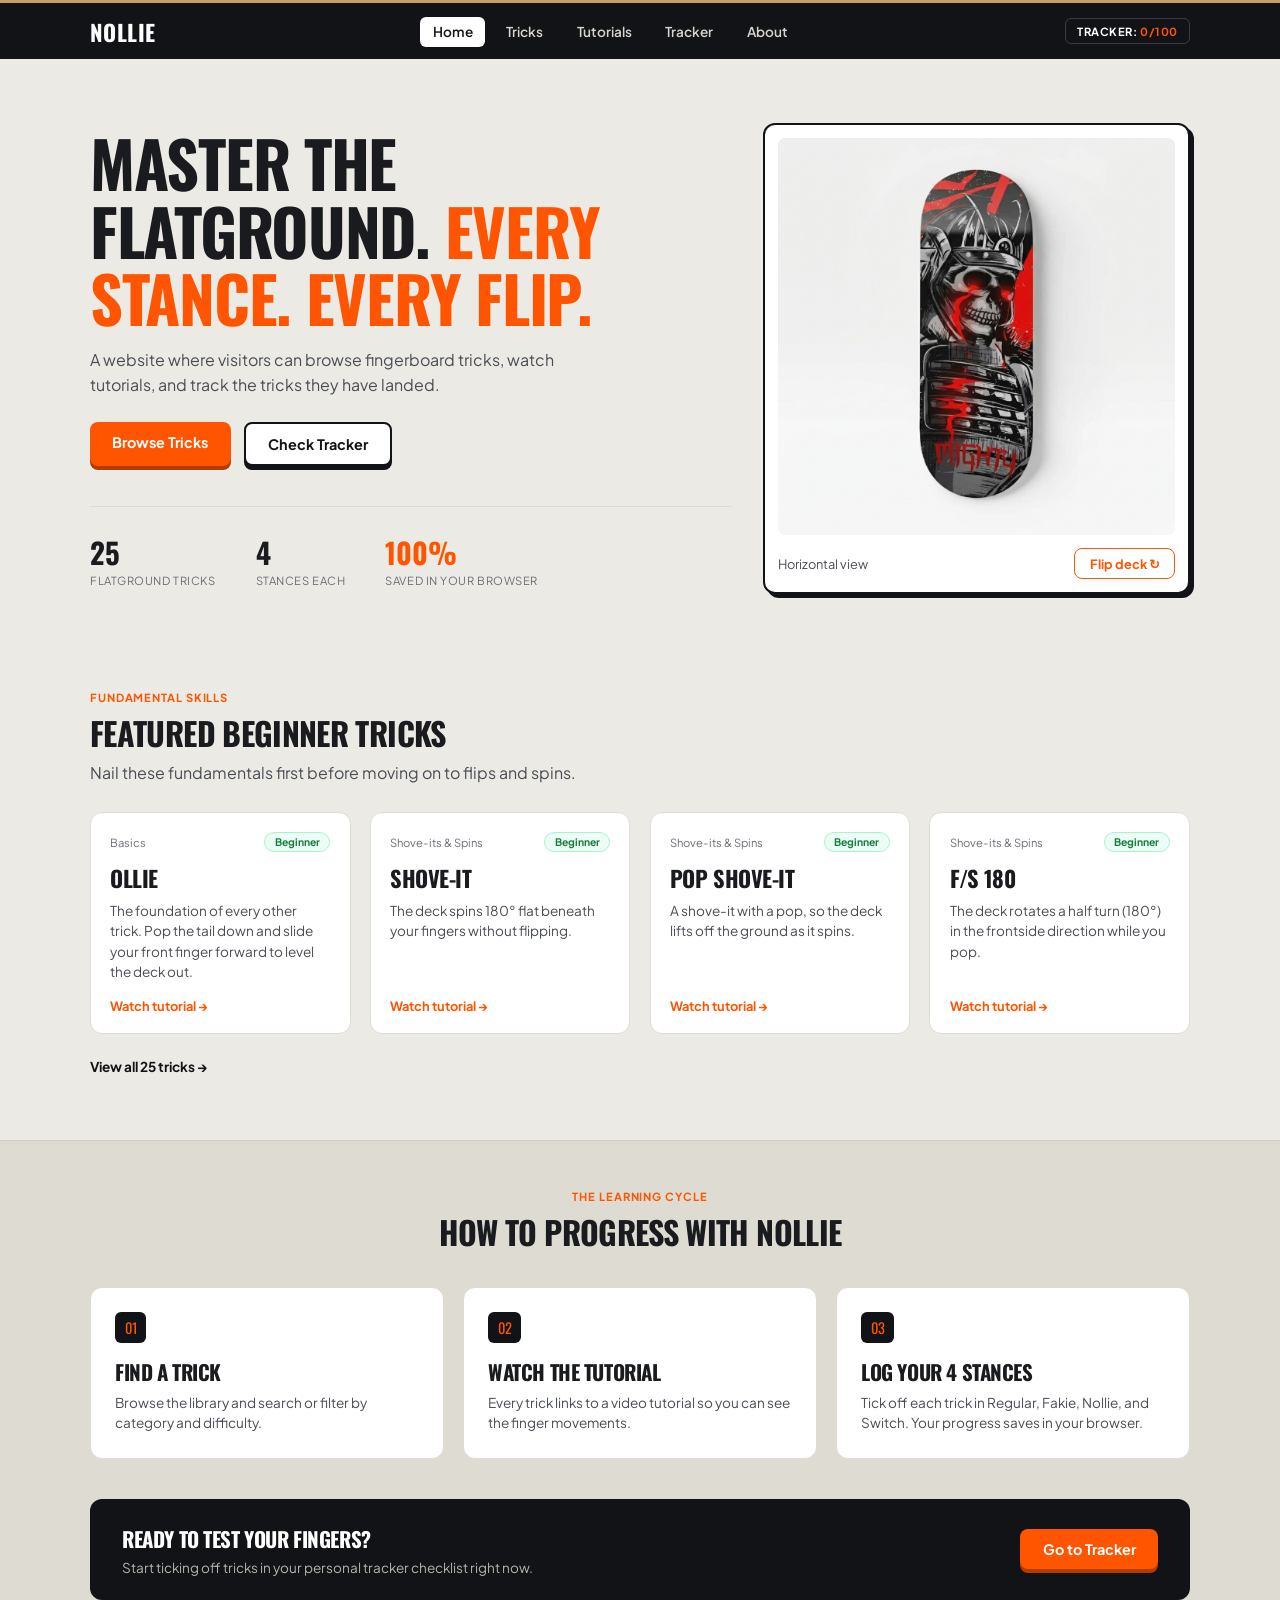
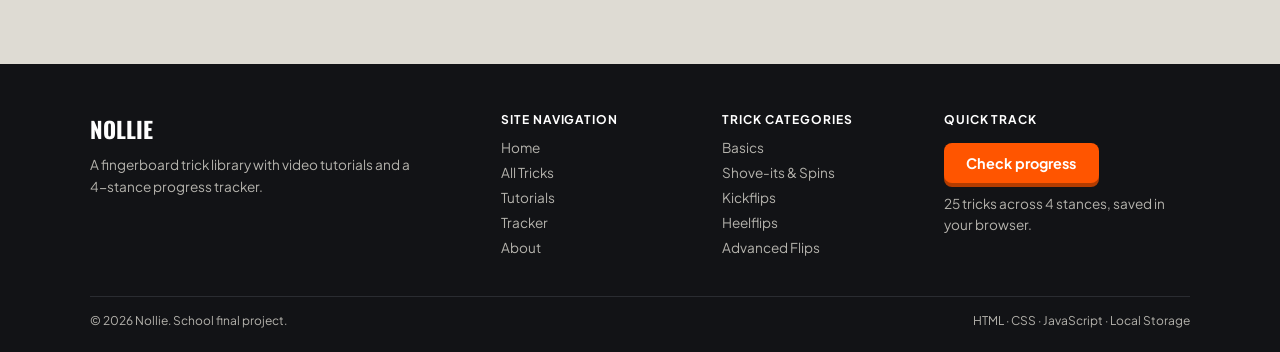
<file: index.html>
<!DOCTYPE html>
<html lang="en">
<head>
  <meta charset="UTF-8">
  <meta name="viewport" content="width=device-width, initial-scale=1">
  <title>Nollie</title>
  <link rel="preconnect" href="https://fonts.googleapis.com">
  <link href="https://fonts.googleapis.com/css2?family=Oswald:wght@500;600;700&family=Plus+Jakarta+Sans:ital,wght@0,400;0,500;0,600;0,700;1,400&display=swap" rel="stylesheet">
  <link rel="stylesheet" href="css/style.css">
</head>
<body>
  <header class="site-header">
  <nav class="navbar">
    <a href="index.html" class="logo">NOLLIE</a>

    <ul class="nav-links">
      <li><a href="index.html" class="active">Home</a></li>
      <li><a href="tricks.html">Tricks</a></li>
      <li><a href="tutorials.html">Tutorials</a></li>
      <li><a href="tracker.html">Tracker</a></li>
      <li><a href="about.html">About</a></li>
    </ul>

    <a href="tracker.html" class="tracker-counter">TRACKER: <span id="tracker-count">0/100</span></a>
    <button type="button" class="menu-btn" id="nav-toggle" aria-label="Toggle menu" aria-expanded="false">☰</button>
  </nav>
</header>
  <main>
  <section class="hero">
    <div class="container hero-grid">
      <div class="hero-text">
        <h1>Master the flatground. <span>Every stance. Every flip.</span></h1>
        <p>A website where visitors can browse fingerboard tricks, watch tutorials, and track the tricks they have landed.</p>

        <div class="hero-buttons">
          <a href="tricks.html" class="btn btn-primary">Browse Tricks</a>
          <a href="tracker.html" class="btn btn-secondary">Check Tracker</a>
        </div>

        <div class="hero-stats">
          <div>
            <div class="stat-number">25</div>
            <div class="stat-label">Flatground tricks</div>
          </div>
          <div>
            <div class="stat-number">4</div>
            <div class="stat-label">Stances each</div>
          </div>
          <div>
            <div class="stat-number orange">100%</div>
            <div class="stat-label">Saved in your browser</div>
          </div>
        </div>
      </div>

      <div class="deck-card">
        <div class="deck-stage">
          <img id="deck-image" src="Vertical Deck.jpg" alt="Fingerboard deck with a samurai skull design, shown horizontally">
        </div>
        <div class="deck-footer">
          <span id="deck-caption">Horizontal view</span>
          <button type="button" class="flip-btn" id="flip-btn">Flip deck ↻</button>
        </div>
      </div>
    </div>
  </section>

  <!--Featured Tricks-->
    <section class="featured">
    <div class="container">
      <p class="section-label">Fundamental skills</p>
      <h2>Featured Beginner Tricks</h2>
      <p class="section-intro">Nail these fundamentals first before moving on to flips and spins.</p>

      <div class="card-grid">
        <article class="trick-card">
          <div class="card-top">
            <span class="card-category">Basics</span>
            <span class="badge badge-beginner">Beginner</span>
          </div>
          <h3>Ollie</h3>
          <p>The foundation of every other trick. Pop the tail down and slide your front finger forward to level the deck out.</p>
          <a href="https://youtu.be/D9CwvHziZyY" target="_blank" rel="noopener" class="card-link">Watch tutorial →</a>
        </article>

        <article class="trick-card">
          <div class="card-top">
            <span class="card-category">Shove-its &amp; Spins</span>
            <span class="badge badge-beginner">Beginner</span>
          </div>
          <h3>Shove-it</h3>
          <p>The deck spins 180° flat beneath your fingers without flipping.</p>
          <a href="https://www.youtube.com/watch?v=1VCVqPQH1pc" target="_blank" rel="noopener" class="card-link">Watch tutorial →</a>
        </article>

        <article class="trick-card">
          <div class="card-top">
            <span class="card-category">Shove-its &amp; Spins</span>
            <span class="badge badge-beginner">Beginner</span>
          </div>
          <h3>Pop Shove-it</h3>
          <p>A shove-it with a pop, so the deck lifts off the ground as it spins.</p>
          <a href="https://www.youtube.com/watch?v=1VCVqPQH1pc" target="_blank" rel="noopener" class="card-link">Watch tutorial →</a>
        </article>

        <article class="trick-card">
          <div class="card-top">
            <span class="card-category">Shove-its &amp; Spins</span>
            <span class="badge badge-beginner">Beginner</span>
          </div>
          <h3>F/S 180</h3>
          <p>The deck rotates a half turn (180°) in the frontside direction while you pop.</p>
          <a href="https://www.youtube.com/watch?v=dpPVWTf7Y7k" target="_blank" rel="noopener" class="card-link">Watch tutorial →</a>
        </article>
      </div>

      <a href="tricks.html" class="view-all">View all 25 tricks →</a>
    </div>
  </section>

    <section class="how">
    <div class="container">
      <p class="section-label">The learning cycle</p>
      <h2>How to progress with Nollie</h2>

      <div class="steps-grid">
        <div class="step-card">
          <span class="step-number">01</span>
          <h3>Find a trick</h3>
          <p>Browse the library and search or filter by category and difficulty.</p>
        </div>

        <div class="step-card">
          <span class="step-number">02</span>
          <h3>Watch the tutorial</h3>
          <p>Every trick links to a video tutorial so you can see the finger movements.</p>
        </div>

        <div class="step-card">
          <span class="step-number">03</span>
          <h3>Log your 4 stances</h3>
          <p>Tick off each trick in Regular, Fakie, Nollie, and Switch. Your progress saves in your browser.</p>
        </div>
      </div>
            <div class="cta-banner">
        <div>
          <h3>Ready to test your fingers?</h3>
          <p>Start ticking off tricks in your personal tracker checklist right now.</p>
        </div>
        <a href="tracker.html" class="btn btn-primary">Go to Tracker</a>
      </div>
    </div>
  </section>

</main>
<footer class="site-footer">
  <div class="container footer-grid">
    <div>
      <a href="index.html" class="footer-logo">NOLLIE</a>
      <p>A fingerboard trick library with video tutorials and a 4-stance progress tracker.</p>
    </div>

    <div>
      <h4>Site navigation</h4>
      <ul>
        <li><a href="index.html">Home</a></li>
        <li><a href="tricks.html">All Tricks</a></li>
        <li><a href="tutorials.html">Tutorials</a></li>
        <li><a href="tracker.html">Tracker</a></li>
        <li><a href="about.html">About</a></li>
      </ul>
    </div>

    <div>
      <h4>Trick categories</h4>
      <ul>
        <li>Basics</li>
        <li>Shove-its &amp; Spins</li>
        <li>Kickflips</li>
        <li>Heelflips</li>
        <li>Advanced Flips</li>
      </ul>
    </div>
        <div>
      <h4>Quick track</h4>
      <a href="tracker.html" class="btn btn-primary footer-btn">Check progress</a>
      <p class="footer-note">25 tricks across 4 stances, saved in your browser.</p>
    </div>
  </div>
  
  <div class="container">
    <div class="footer-bottom">
      <p>&copy; 2026 Nollie. School final project.</p>
      <p>HTML &middot; CSS &middot; JavaScript &middot; Local Storage</p>
    </div>
  </div>
</footer>
<script src="js/tricks-data.js"></script>
<script src="js/main.js"></script>
<script src="js/tricks-data.js"></script>
<script src="js/main.js"></script>
<script src="js/home.js"></script>
</body>
</html>
</file>
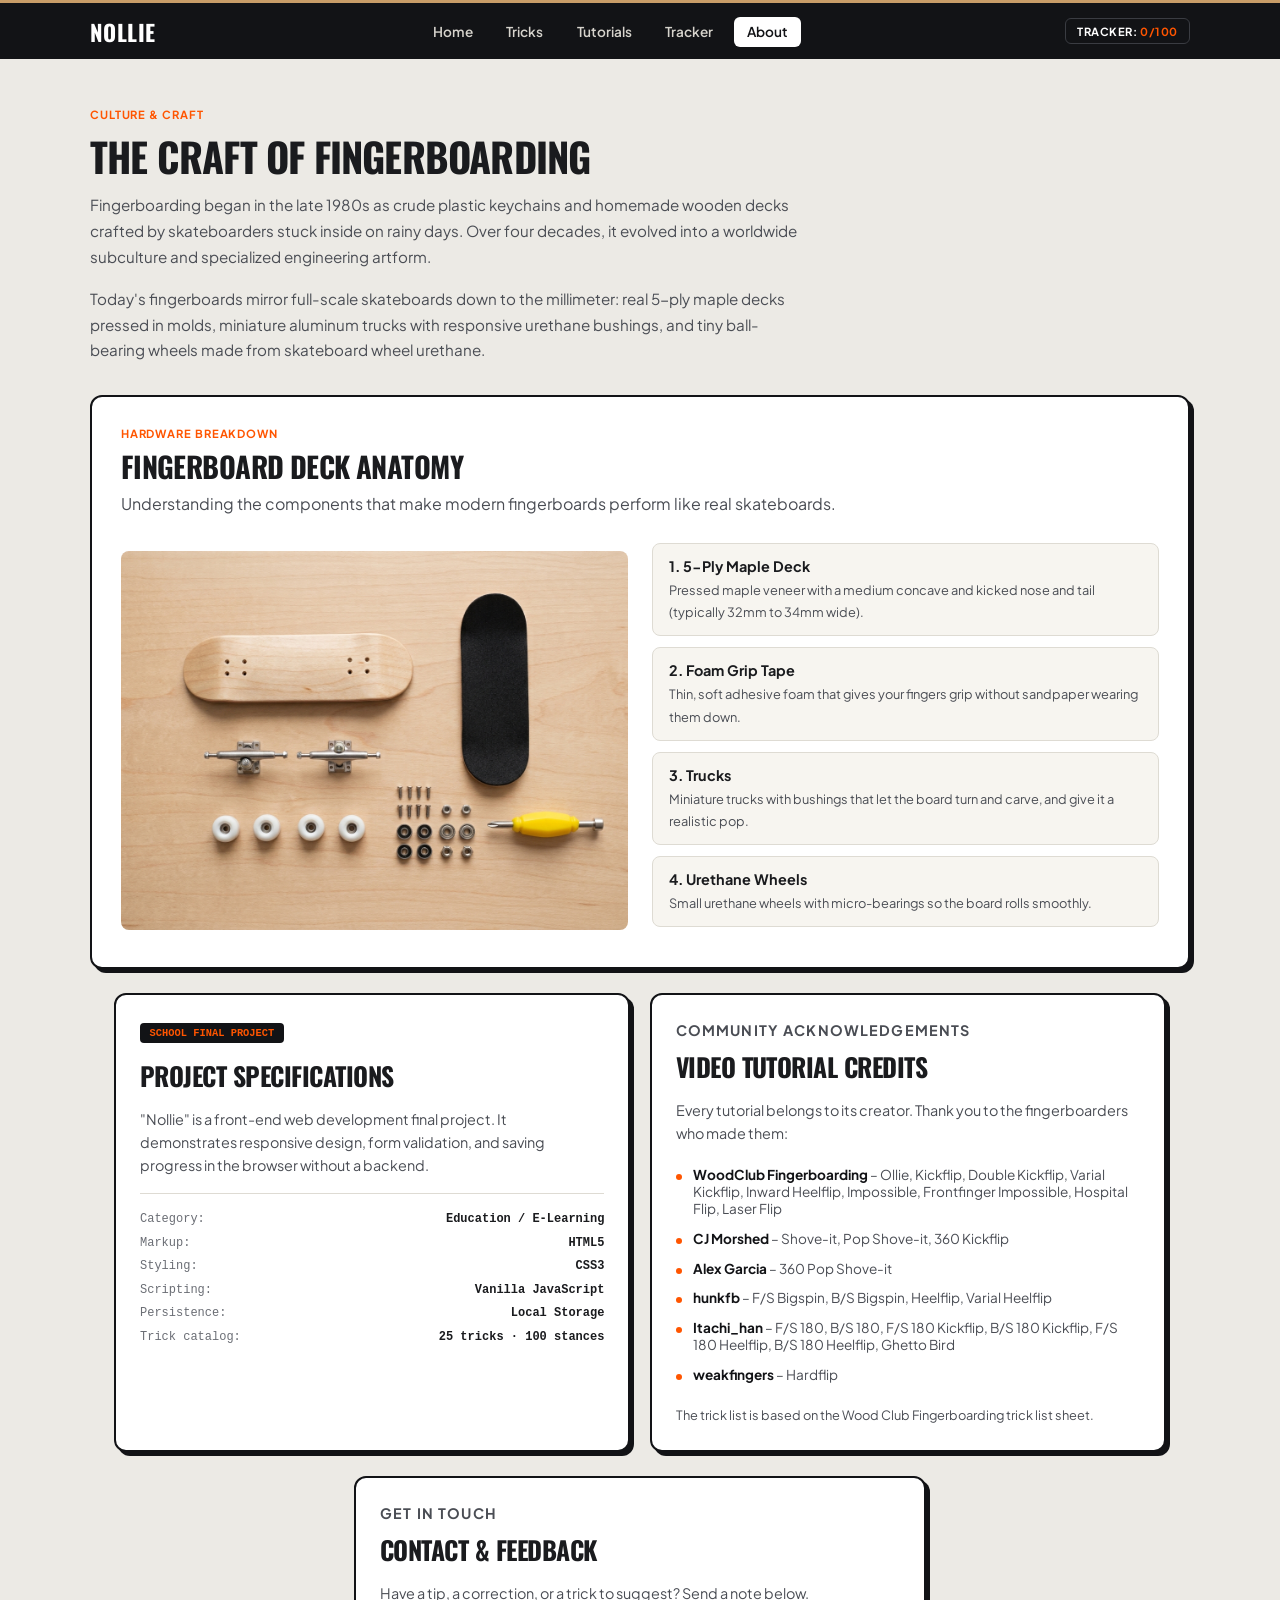
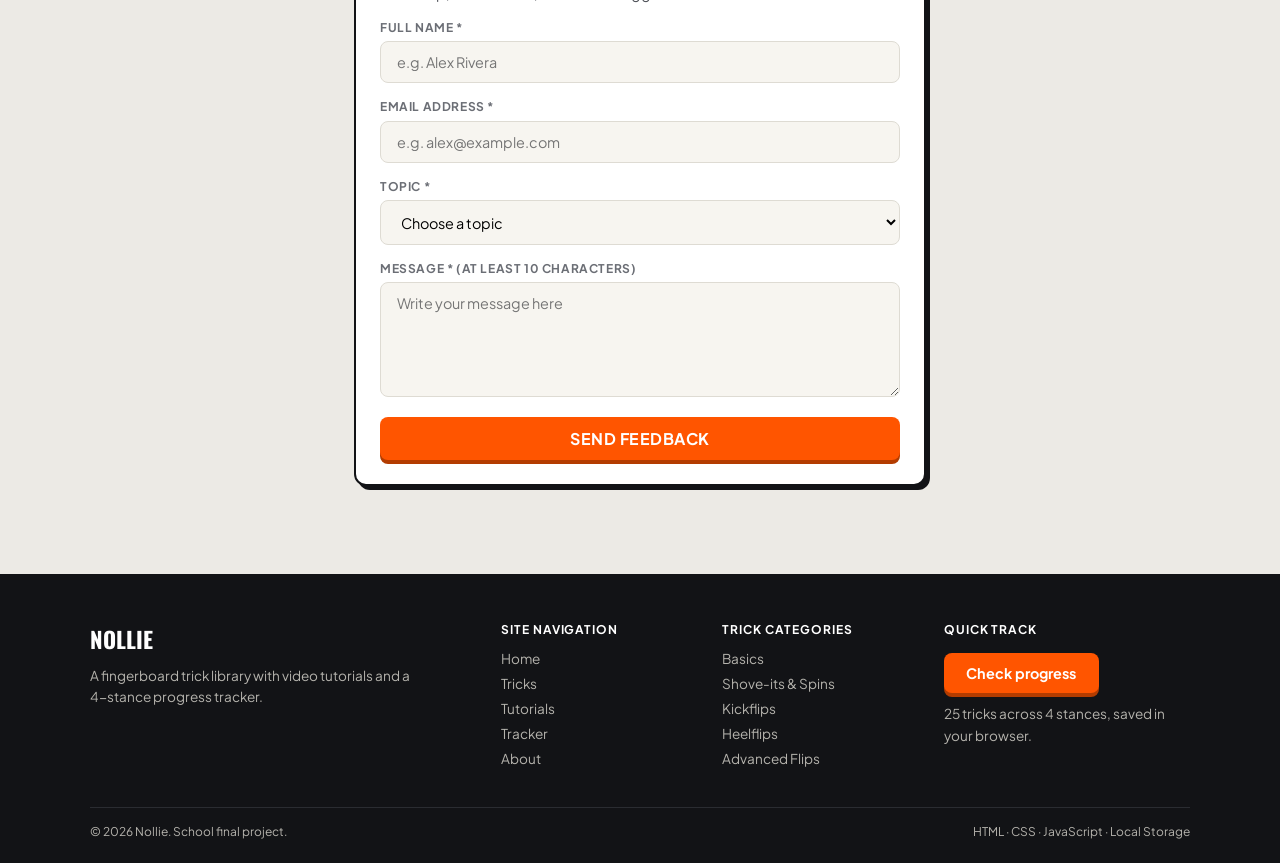
<file: about.html>
<!DOCTYPE html>
<html lang="en">
<head>
  <meta charset="UTF-8">
  <meta name="viewport" content="width=device-width, initial-scale=1">
  <title>About - Nollie</title>
  <link rel="preconnect" href="https://fonts.googleapis.com">
  <link href="https://fonts.googleapis.com/css2?family=Oswald:wght@500;600;700&family=Plus+Jakarta+Sans:ital,wght@0,400;0,500;0,600;0,700;1,400&display=swap" rel="stylesheet">
  <link rel="stylesheet" href="css/style.css">
</head>
<body>
  <header class="site-header">
  <nav class="navbar">
    <a href="index.html" class="logo">NOLLIE</a>

    <ul class="nav-links">
    <li><a href="index.html">Home</a></li>
    <li><a href="tricks.html">Tricks</a></li>
      <li><a href="tutorials.html">Tutorials</a></li>
      <li><a href="tracker.html">Tracker</a></li>
      <li><a href="about.html" class="active">About</a></li>
    </ul>

    <a href="tracker.html" class="tracker-counter">TRACKER: <span id="tracker-count">0/100</span></a>
    <button type="button" class="menu-btn" id="nav-toggle" aria-label="Toggle menu" aria-expanded="false">☰</button>
  </nav>
</header>
<main>
  <section class="page-header">
    <div class="container">
      <p class="section-label">Culture &amp; craft</p>
      <h1>The Craft of Fingerboarding</h1>

      <div class="about-intro">
        <p>Fingerboarding began in the late 1980s as crude plastic keychains and homemade wooden decks crafted by skateboarders stuck inside on rainy days. Over four decades, it evolved into a worldwide subculture and specialized engineering artform.</p>
        <p>Today's fingerboards mirror full-scale skateboards down to the millimeter: real 5-ply maple decks pressed in molds, miniature aluminum trucks with responsive urethane bushings, and tiny ball-bearing wheels made from skateboard wheel urethane.</p>
      </div>

  <section class="container anatomy-section">
    <div class="anatomy-card">
      <p class="section-label">Hardware breakdown</p>
      <h2>Fingerboard Deck Anatomy</h2>
      <p class="section-intro">Understanding the components that make modern fingerboards perform like real skateboards.</p>

      <div class="anatomy-grid">
        <img src="js/Fingerboard anatomy.jpg" alt="Fingerboard deck, grip tape, trucks, wheels, and tools laid out on a table">

        <ul class="parts-list">
          <li><strong>1. 5-Ply Maple Deck</strong><span>Pressed maple veneer with a medium concave and kicked nose and tail (typically 32mm to 34mm wide).</span></li>
          <li><strong>2. Foam Grip Tape</strong><span>Thin, soft adhesive foam that gives your fingers grip without sandpaper wearing them down.</span></li>
          <li><strong>3. Trucks</strong><span>Miniature trucks with bushings that let the board turn and carve, and give it a realistic pop.</span></li>
          <li><strong>4. Urethane Wheels</strong><span>Small urethane wheels with micro-bearings so the board rolls smoothly.</span></li>
        </ul>
      </div>
    </div>
  </section>

  <section class="container about-section">
        <div class="about-grid">
      <article class="info-card spec-card">
        <span class="tag">School final project</span>
        <h2>Project Specifications</h2>
        <p>"Nollie" is a front-end web development final project. It demonstrates responsive design, form validation, and saving progress in the browser without a backend.</p>
        <dl class="spec-rows">
          <div><dt>Category:</dt><dd>Education / E-Learning</dd></div>
          <div><dt>Markup:</dt><dd>HTML5</dd></div>
          <div><dt>Styling:</dt><dd>CSS3</dd></div>
          <div><dt>Scripting:</dt><dd>Vanilla JavaScript</dd></div>
          <div><dt>Persistence:</dt><dd>Local Storage</dd></div>
          <div><dt>Trick catalog:</dt><dd>25 tricks · 100 stances</dd></div>
        </dl>
      </article>

      <article class="info-card">
        <p class="section-label">Community acknowledgements</p>
        <h2>Video Tutorial Credits</h2>
        <p>Every tutorial belongs to its creator. Thank you to the fingerboarders who made them:</p>
        <ul class="credit-list" id="credit-list"></ul>
        <p class="credit-note">The trick list is based on the Wood Club Fingerboarding trick list sheet.</p>
      </article>
    </div>
    
        <article class="info-card form-card">
      <p class="section-label">Get in touch</p>
      <h2>Contact &amp; Feedback</h2>
      <p>Have a tip, a correction, or a trick to suggest? Send a note below.</p>

      <form id="contact-form" novalidate>
        <div class="form-field">
          <label for="name">Full name *</label>
          <input type="text" id="name" name="name" placeholder="e.g. Alex Rivera">
          <small class="error" id="name-error"></small>
        </div>

        <div class="form-field">
          <label for="email">Email address *</label>
          <input type="email" id="email" name="email" placeholder="e.g. alex@example.com">
          <small class="error" id="email-error"></small>
        </div>

        <div class="form-field">
          <label for="topic">Topic *</label>
          <select id="topic" name="topic">
            <option value="">Choose a topic</option>
            <option value="feedback">General feedback</option>
            <option value="correction">Trick correction</option>
            <option value="suggestion">Trick suggestion</option>
            <option value="bug">Report a problem</option>
          </select>
          <small class="error" id="topic-error"></small>
        </div>

        <div class="form-field">
          <label for="message">Message * (at least 10 characters)</label>
          <textarea id="message" name="message" rows="5" placeholder="Write your message here"></textarea>
          <small class="error" id="message-error"></small>
        </div>

        <button type="submit" class="btn btn-primary">Send feedback</button>
        <p class="form-success" id="form-success" hidden>Thanks! Your message was received.</p>
      </form>
    </article>
  </section>
</main>

<footer class="site-footer">
  <div class="container footer-grid">
    <div>
      <a href="index.html" class="footer-logo">NOLLIE</a>
      <p>A fingerboard trick library with video tutorials and a 4-stance progress tracker.</p>
    </div>

    <div>
      <h4>Site navigation</h4>
      <ul>
        <li><a href="index.html">Home</a></li>
        <li><a href="tricks.html">Tricks</a></li>
        <li><a href="tutorials.html">Tutorials</a></li>
        <li><a href="tracker.html">Tracker</a></li>
        <li><a href="about.html" class="active">About</a></li>
      </ul>
    </div>

    <div>
      <h4>Trick categories</h4>
      <ul>
        <li>Basics</li>
        <li>Shove-its &amp; Spins</li>
        <li>Kickflips</li>
        <li>Heelflips</li>
        <li>Advanced Flips</li>
      </ul>
    </div>
        <div>
      <h4>Quick track</h4>
      <a href="tracker.html" class="btn btn-primary footer-btn">Check progress</a>
      <p class="footer-note">25 tricks across 4 stances, saved in your browser.</p>
    </div>
  </div>
  
  <div class="container">
    <div class="footer-bottom">
      <p>&copy; 2026 Nollie. School final project.</p>
      <p>HTML &middot; CSS &middot; JavaScript &middot; Local Storage</p>
    </div>
  </div>
</footer>

<script src="js/tricks-data.js"></script>
<script src="js/main.js"></script>
<script src="js/about.js"></script>

</body>
</html>
</file>
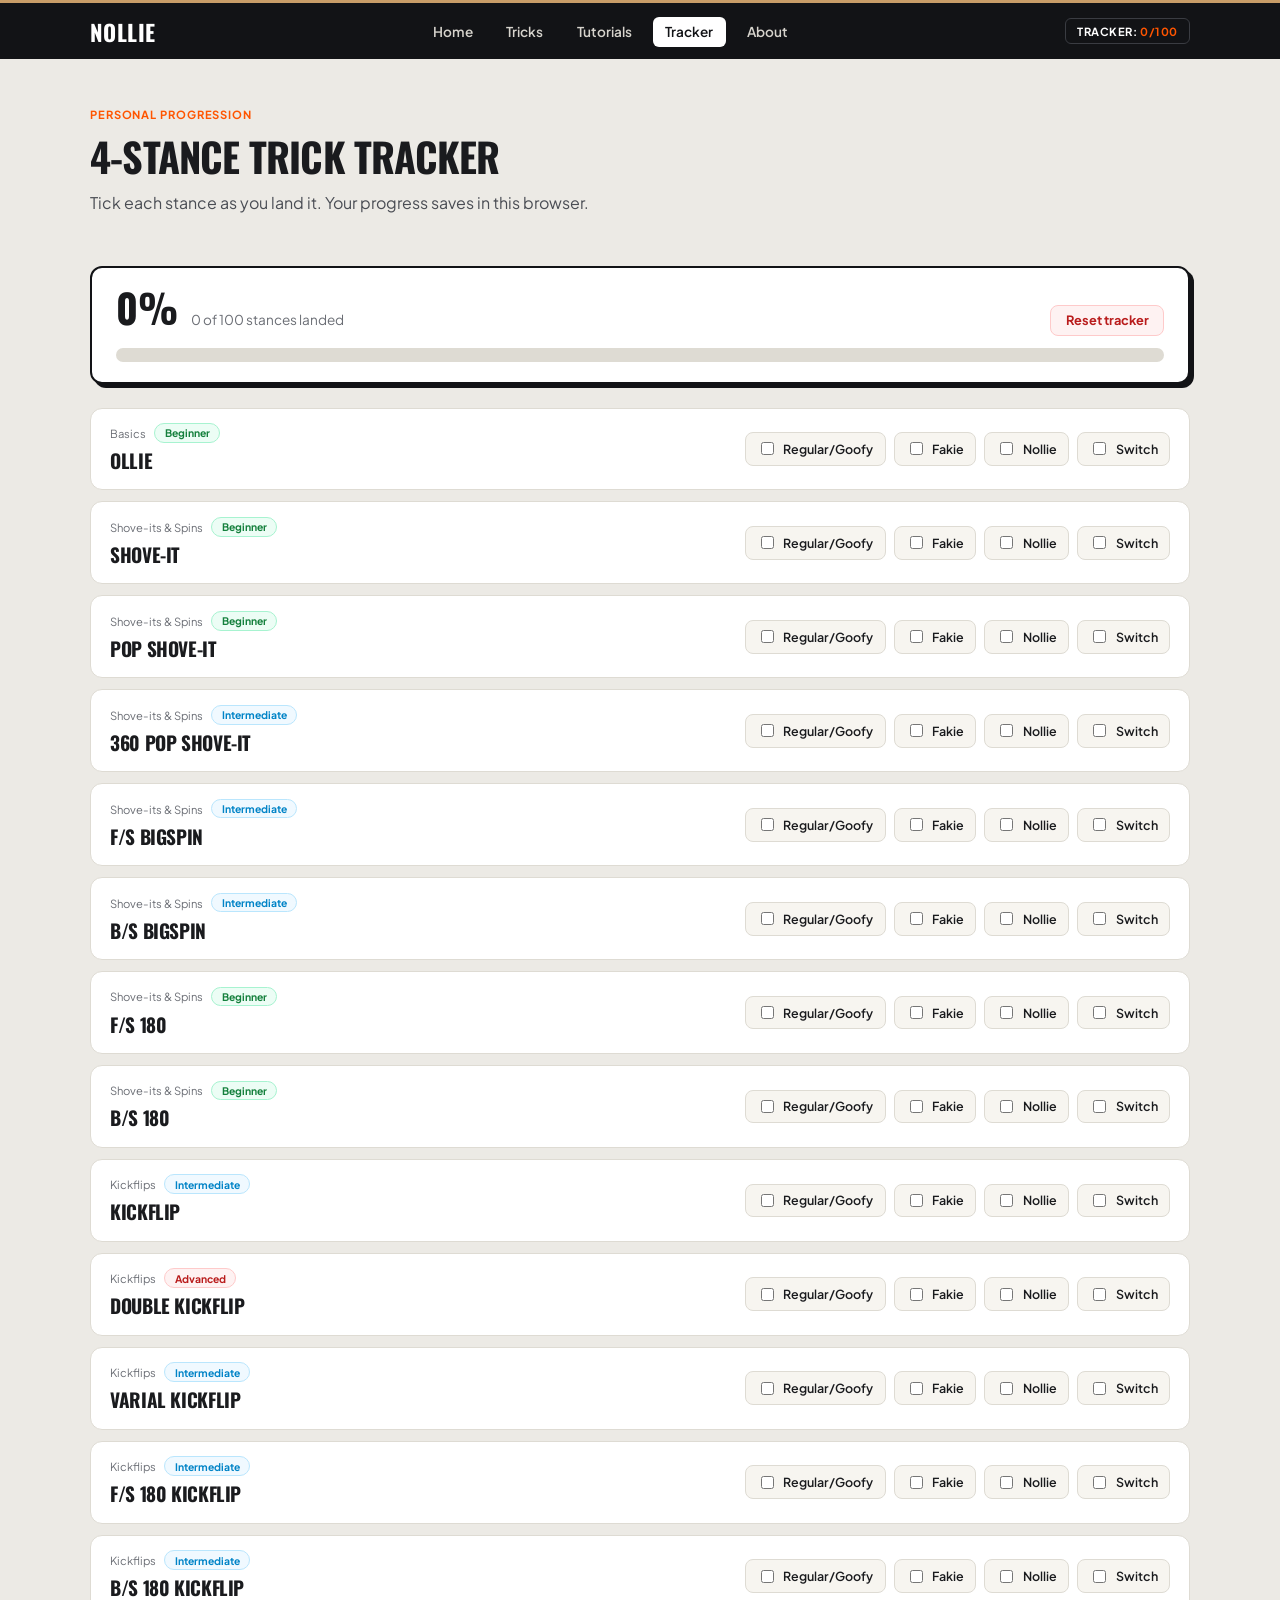
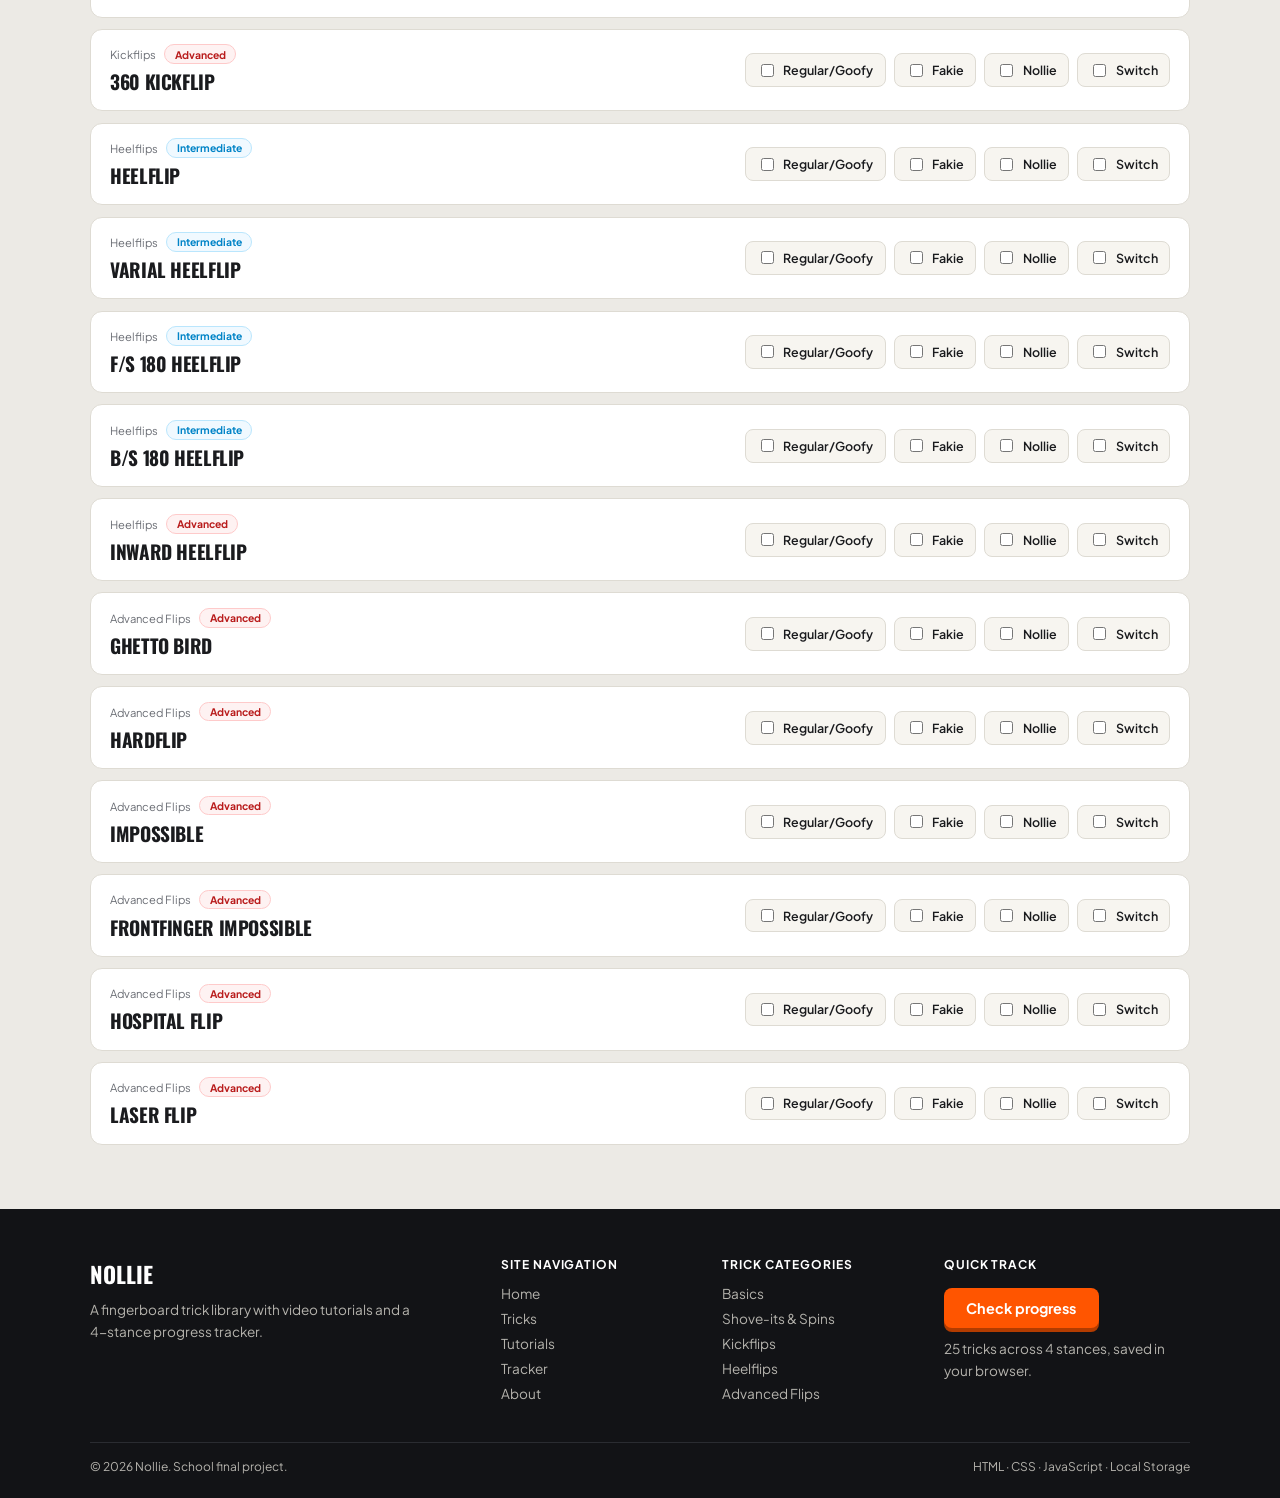
<file: tracker.html>
<!DOCTYPE html>
<html lang="en">
<head>
  <meta charset="UTF-8">
  <meta name="viewport" content="width=device-width, initial-scale=1">
  <title>Tracker - Nollie</title>
  <link rel="preconnect" href="https://fonts.googleapis.com">
  <link href="https://fonts.googleapis.com/css2?family=Oswald:wght@500;600;700&family=Plus+Jakarta+Sans:ital,wght@0,400;0,500;0,600;0,700;1,400&display=swap" rel="stylesheet">
  <link rel="stylesheet" href="css/style.css">
</head>
<body>
  <header class="site-header">
  <nav class="navbar">
    <a href="index.html" class="logo">NOLLIE</a>

    <ul class="nav-links">
    <li><a href="index.html">Home</a></li>
    <li><a href="tricks.html">Tricks</a></li>
      <li><a href="tutorials.html">Tutorials</a></li>
      <li><a href="tracker.html" class="active">Tracker</a></li>
      <li><a href="about.html">About</a></li>
    </ul>

    <a href="tracker.html" class="tracker-counter">TRACKER: <span id="tracker-count">0/100</span></a>
    <button type="button" class="menu-btn" id="nav-toggle" aria-label="Toggle menu" aria-expanded="false">☰</button>
  </nav>
</header>
<main>
  <section class="page-header">
    <div class="container">
      <p class="section-label">Personal progression</p>
      <h1>4-Stance Trick Tracker</h1>
      <p class="section-intro">Tick each stance as you land it. Your progress saves in this browser.</p>
    </div>
  </section>

  <section class="container tricks-section">
    <div class="progress-panel">
      <div class="progress-top">
        <span class="progress-percent" id="progress-percent">0%</span>
        <span class="progress-text" id="progress-text"></span>
        <button type="button" class="reset-btn" id="reset-btn">Reset tracker</button>
      </div>
      <div class="progress-bar">
        <div class="progress-fill" id="progress-fill"></div>
      </div>
    </div>

    <div class="tracker-list" id="tracker-list"></div>
  </section>
</main>

<footer class="site-footer">
  <div class="container footer-grid">
    <div>
      <a href="index.html" class="footer-logo">NOLLIE</a>
      <p>A fingerboard trick library with video tutorials and a 4-stance progress tracker.</p>
    </div>

    <div>
      <h4>Site navigation</h4>
      <ul>
        <li><a href="index.html">Home</a></li>
        <li><a href="tricks.html">Tricks</a></li>
        <li><a href="tutorials.html">Tutorials</a></li>
        <li><a href="tracker.html" class="active">Tracker</a></li>
        <li><a href="about.html">About</a></li>
      </ul>
    </div>

    <div>
      <h4>Trick categories</h4>
      <ul>
        <li>Basics</li>
        <li>Shove-its &amp; Spins</li>
        <li>Kickflips</li>
        <li>Heelflips</li>
        <li>Advanced Flips</li>
      </ul>
    </div>
        <div>
      <h4>Quick track</h4>
      <a href="tracker.html" class="btn btn-primary footer-btn">Check progress</a>
      <p class="footer-note">25 tricks across 4 stances, saved in your browser.</p>
    </div>
  </div>
  
  <div class="container">
    <div class="footer-bottom">
      <p>&copy; 2026 Nollie. School final project.</p>
      <p>HTML &middot; CSS &middot; JavaScript &middot; Local Storage</p>
    </div>
  </div>
</footer>

<script src="js/tricks-data.js"></script>
<script src="js/main.js"></script>
<script src="js/tracker.js"></script>
</body>
</html>
</file>
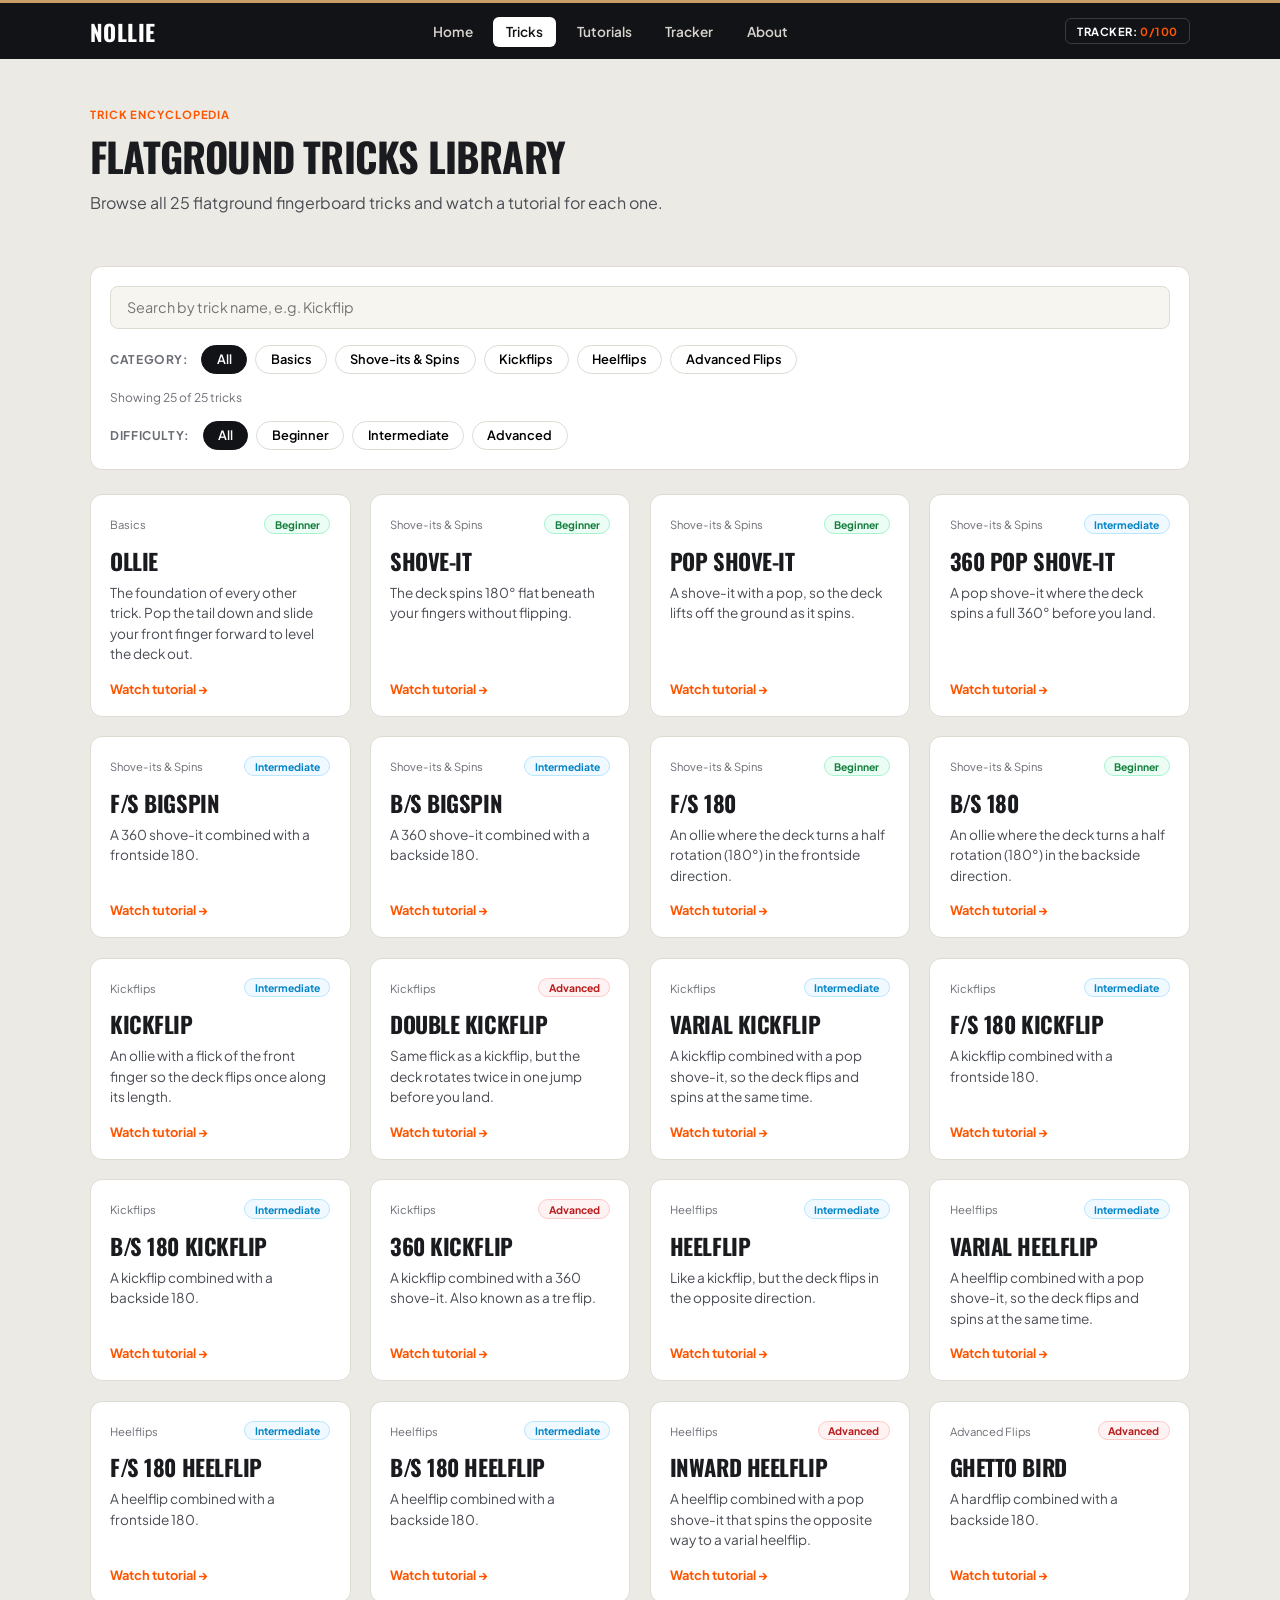
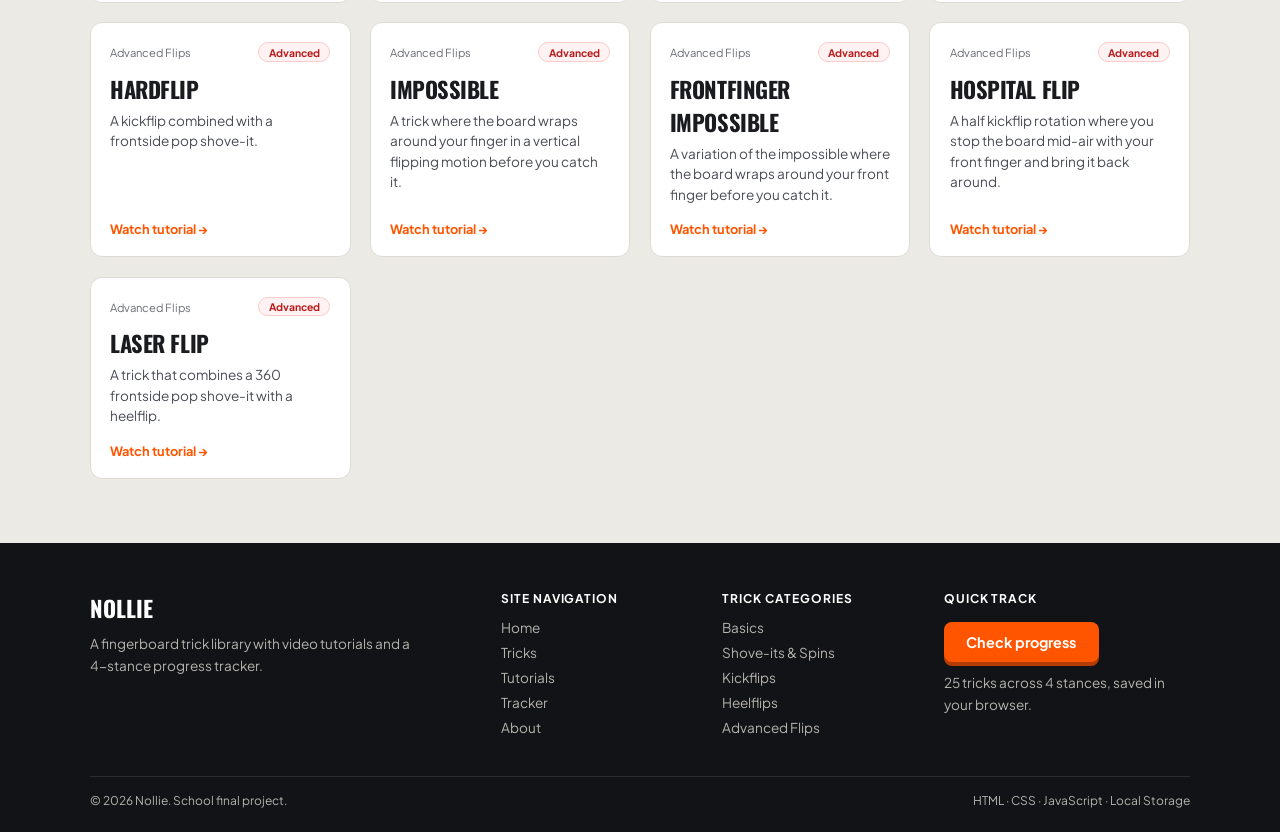
<file: tricks.html>
<!DOCTYPE html>
<html lang="en">
<head>
  <meta charset="UTF-8">
  <meta name="viewport" content="width=device-width, initial-scale=1">
  <title>Tricks - Nollie</title>
  <link rel="preconnect" href="https://fonts.googleapis.com">
  <link href="https://fonts.googleapis.com/css2?family=Oswald:wght@500;600;700&family=Plus+Jakarta+Sans:ital,wght@0,400;0,500;0,600;0,700;1,400&display=swap" rel="stylesheet">
  <link rel="stylesheet" href="css/style.css">
</head>
<body>
  <header class="site-header">
  <nav class="navbar">
    <a href="index.html" class="logo">NOLLIE</a>

    <ul class="nav-links">
    <li><a href="index.html">Home</a></li>
    <li><a href="tricks.html" class="active">Tricks</a></li>
      <li><a href="tutorials.html">Tutorials</a></li>
      <li><a href="tracker.html">Tracker</a></li>
      <li><a href="about.html">About</a></li>
    </ul>

    <a href="tracker.html" class="tracker-counter">TRACKER: <span id="tracker-count">0/100</span></a>
    <button type="button" class="menu-btn" id="nav-toggle" aria-label="Toggle menu" aria-expanded="false">☰</button>
  </nav>
</header>
<main>
  <section class="page-header">
    <div class="container">
      <p class="section-label">Trick encyclopedia</p>
      <h1>Flatground Tricks Library</h1>
      <p class="section-intro">Browse all 25 flatground fingerboard tricks and watch a tutorial for each one.</p>
    </div>
  </section>

  <section class="container tricks-section">
     <div class="filter-panel">
    <input type="search" id="search" class="search-box" placeholder="Search by trick name, e.g. Kickflip" aria-label="Search tricks">

    <div class="filter-row">
      <span class="filter-label">Category:</span>
      <div class="pill-group" id="category-filters"></div>
    </div>

    <p class="result-count" id="result-count"></p>
        <div class="filter-row">
            <span class="filter-label">Difficulty:</span>
        <div class="pill-group" id="difficulty-filters"></div>
        </div>
    </div>

  <div class="card-grid" id="trick-grid"></div>
  <p class="no-results" id="no-results" hidden>No tricks match your search. Try a different word or category.</p>
  </section>
</main>

<footer class="site-footer">
  <div class="container footer-grid">
    <div>
      <a href="index.html" class="footer-logo">NOLLIE</a>
      <p>A fingerboard trick library with video tutorials and a 4-stance progress tracker.</p>
    </div>

    <div>
      <h4>Site navigation</h4>
      <ul>
        <li><a href="index.html">Home</a></li>
        <li><a href="tricks.html" class="active">Tricks</a></li>
        <li><a href="tutorials.html">Tutorials</a></li>
        <li><a href="tracker.html">Tracker</a></li>
        <li><a href="about.html">About</a></li>
      </ul>
    </div>

    <div>
      <h4>Trick categories</h4>
      <ul>
        <li>Basics</li>
        <li>Shove-its &amp; Spins</li>
        <li>Kickflips</li>
        <li>Heelflips</li>
        <li>Advanced Flips</li>
      </ul>
    </div>
        <div>
      <h4>Quick track</h4>
      <a href="tracker.html" class="btn btn-primary footer-btn">Check progress</a>
      <p class="footer-note">25 tricks across 4 stances, saved in your browser.</p>
    </div>
  </div>
  
  <div class="container">
    <div class="footer-bottom">
      <p>&copy; 2026 Nollie. School final project.</p>
      <p>HTML &middot; CSS &middot; JavaScript &middot; Local Storage</p>
    </div>
  </div>
</footer>

<script src="js/tricks-data.js"></script>
<script src="js/main.js"></script>
<script src="js/tricks.js"></script>

</body>
</html>
</file>
<file: css/style.css>
:root {
  --concrete: #eceae5;
  --concrete-dark: #dedbd3;
  --near-black: #121316;
  --maple: #c89d68;
  --maple-light: #ecd5ba;
  --orange: #ff5500;
  --orange-hover: #e04b00;

  --beginner: #15803d;
  --intermediate: #0284c7;
  --advanced: #b91c1c;

  --font-heading: "Oswald", sans-serif;
  --font-body: "Plus Jakarta Sans", sans-serif;
}

body {
  background-color: var(--concrete);
  color: #1a1b1e;
  font-family: var(--font-body);
  margin: 0;
}

h1, h2, h3 {
  font-family: var(--font-heading);
  font-weight: 700;
  letter-spacing: -0.02em;
  text-transform: uppercase;
}

/*Navbar*/
.site-header {
  background-color: var(--near-black);
  border-top: 3px solid var(--maple);
}

.navbar {
  max-width: 1100px;
  margin: 0 auto;
  padding: 0 1.5rem;
  height: 56px;
  display: flex;
  align-items: center;
  justify-content: space-between;
}

.logo {
  font-family: var(--font-heading);
  font-weight: 700;
  font-size: 1.4rem;
  letter-spacing: 0.02em;
  color: #ffffff;
  text-decoration: none;
}

.nav-links {
  display: flex;
  gap: 0.5rem;
  list-style: none;
  margin: 0;
  padding: 0;
}

.nav-links a {
  color: #d6d3cc;
  text-decoration: none;
  font-size: 0.85rem;
  font-weight: 600;
  padding: 0.4rem 0.8rem;
  border-radius: 6px;
}

.nav-links a:hover {
  color: #ffffff;
}

.nav-links a.active {
  background-color: #ffffff;
  color: var(--near-black);
}

.tracker-counter {
  color: #ffffff;
  text-decoration: none;
  font-size: 0.7rem;
  font-weight: 700;
  letter-spacing: 0.05em;
  border: 1px solid #3a3c42;
  border-radius: 6px;
  padding: 0.3rem 0.7rem;
}

.tracker-counter span {
  color: var(--orange);
}

/*Shared layout*/
.container {
  max-width: 1100px;
  margin: 0 auto;
  padding: 0 1.5rem;
}

/*Buttons*/
.btn {
  display: inline-block;
  padding: 0.7rem 1.4rem;
  border-radius: 8px;
  font-weight: 700;
  font-size: 0.9rem;
  text-decoration: none;
}
.btn-primary {
  background-color: var(--orange);
  color: #ffffff;
  box-shadow: 0 4px 0 #b33c00;
}
.btn-secondary {
  background-color: #ffffff;
  color: var(--near-black);
  border: 2px solid var(--near-black);
  box-shadow: 0 4px 0 var(--near-black);
}

/*Hero*/
.hero {
  padding: 4rem 0 3rem;
}
.hero h1 {
  font-size: clamp(2.5rem, 6vw, 4rem);
  line-height: 1.05;
  margin: 0 0 1rem;
}
.hero h1 span {
  color: var(--orange);
}
.hero p {
  max-width: 480px;
  line-height: 1.6;
  color: #4a4d54;
  margin: 0 0 1.5rem;
}
.hero-buttons {
  display: flex;
  gap: 0.8rem;
  flex-wrap: wrap;
}
.hero-stats {
  display: flex;
  gap: 2.5rem;
  margin-top: 2.5rem;
  padding-top: 1.5rem;
  border-top: 1px solid var(--concrete-dark);
}
.stat-number {
  font-family: var(--font-heading);
  font-size: 1.8rem;
  font-weight: 700;
}
.stat-number.orange {
  color: var(--orange);
}
.stat-label {
  font-size: 0.7rem;
  text-transform: uppercase;
  letter-spacing: 0.05em;
  color: #6b6e75;
}

/*Featured tricks*/
.featured {
  padding: 3rem 0 4rem;
}
.section-label {
  color: var(--orange);
  font-size: 0.7rem;
  font-weight: 700;
  text-transform: uppercase;
  letter-spacing: 0.08em;
  margin: 0 0 0.3rem;
}
.featured h2 {
  margin: 0 0 0.4rem;
  font-size: 2rem;
}
.section-intro {
  color: #4a4d54;
  margin: 0 0 1.8rem;
}
.card-grid {
  display: grid;
  grid-template-columns: repeat(auto-fill, minmax(220px, 1fr));
  gap: 1.2rem;
}
.trick-card {
  background-color: #ffffff;
  border: 1px solid var(--concrete-dark);
  border-radius: 12px;
  padding: 1.2rem;
  display: flex;
  flex-direction: column;
}
.trick-card:hover {
  border-color: var(--orange);
}
.trick-card h3 {
  font-size: 1.4rem;
  margin: 0.6rem 0 0.4rem;
}
.trick-card p {
  font-size: 0.85rem;
  line-height: 1.5;
  color: #4a4d54;
  margin: 0 0 1rem;
}
.card-top {
  display: flex;
  justify-content: space-between;
  align-items: center;
}
.card-category {
  font-size: 0.7rem;
  color: #6b6e75;
}
.card-link {
  margin-top: auto;
  font-size: 0.8rem;
  font-weight: 700;
  color: var(--orange);
  text-decoration: none;
}
.badge {
  font-size: 0.65rem;
  font-weight: 700;
  padding: 0.15rem 0.6rem;
  border-radius: 999px;
}
.badge-beginner {
  background-color: #ecfdf5;
  color: var(--beginner);
  border: 1px solid #a7f3d0;
}
.view-all {
  display: inline-block;
  margin-top: 1.5rem;
  font-size: 0.85rem;
  font-weight: 700;
  color: var(--near-black);
  text-decoration: none;
}

/*How it works*/
.how {
  padding: 3rem 0 4rem;
  text-align: center;
  background-color: var(--concrete-dark);
  border-top: 1px solid #cfcbc2;
}
.how h2 {
  font-size: 2rem;
  margin: 0 0 2rem;
}
.steps-grid {
  display: grid;
  grid-template-columns: repeat(auto-fit, minmax(240px, 1fr));
  gap: 1.2rem;
  text-align: left;
}
.step-card {
  background-color: #ffffff;
  border: 1px solid var(--concrete-dark);
  border-radius: 12px;
  padding: 1.5rem;
}
.step-number {
  display: inline-block;
  background-color: var(--near-black);
  color: var(--orange);
  font-family: var(--font-heading);
  font-size: 0.9rem;
  padding: 0.3rem 0.6rem;
  border-radius: 6px;
}
.step-card h3 {
  font-size: 1.3rem;
  margin: 0.8rem 0 0.4rem;
}
.step-card p {
  font-size: 0.85rem;
  line-height: 1.5;
  color: #4a4d54;
  margin: 0;
}

/*Call-to-action banner*/
.cta-banner {
  background-color: var(--near-black);
  color: #ffffff;
  border-radius: 12px;
  padding: 1.5rem 2rem;
  margin-top: 2.5rem;
  display: flex;
  align-items: center;
  justify-content: space-between;
  gap: 1rem;
  flex-wrap: wrap;
  text-align: left;
}
.cta-banner h3 {
  font-size: 1.3rem;
  margin: 0 0 0.3rem;
}
.cta-banner p {
  font-size: 0.85rem;
  color: #b5b3ad;
  margin: 0;
}

/*Footer*/
.site-footer {
  background-color: var(--near-black);
  color: #b5b3ad;
  padding: 3rem 0 1.5rem;
  font-size: 0.85rem;
}
.footer-grid {
  display: grid;
  grid-template-columns: 2fr 1fr 1fr 1.3fr;
  gap: 2rem;
}
.footer-grid .footer-logo {
  font-family: var(--font-heading);
  font-weight: 700;
  font-size: 1.4rem;
  color: #ffffff;
  text-decoration: none;
}
.footer-grid p {
  max-width: 320px;
  line-height: 1.6;
  margin: 0.6rem 0 0;
}
.footer-grid h4 {
  color: #ffffff;
  font-size: 0.75rem;
  text-transform: uppercase;
  letter-spacing: 0.08em;
  margin: 0 0 0.8rem;
}
.footer-grid ul {
  list-style: none;
  margin: 0;
  padding: 0;
}
.footer-grid li {
  margin-bottom: 0.5rem;
}
.footer-grid a {
  color: #b5b3ad;
  text-decoration: none;
}
.footer-grid a:hover {
  color: #ffffff;
}
.footer-bottom {
  margin-top: 2rem;
  padding-top: 1rem;
  border-top: 1px solid #2a2c31;
  display: flex;
  justify-content: space-between;
  flex-wrap: wrap;
  gap: 0.5rem;
}
.footer-bottom p {
  margin: 0;
  font-size: 0.75rem;
}
.footer-grid .btn-primary {
  color: #ffffff;
}
.footer-btn {
  margin-top: 0.2rem;
}

/*Tricks page*/
.page-header {
  padding: 3rem 0 1.5rem;
}
.page-header h1 {
  font-size: 2.5rem;
  margin: 0 0 0.4rem;
}
.tricks-section {
  padding-bottom: 4rem;
}
.badge-intermediate {
  background-color: #f0f9ff;
  color: var(--intermediate);
  border: 1px solid #bae6fd;
}
.badge-advanced {
  background-color: #fef2f2;
  color: var(--advanced);
  border: 1px solid #fecaca;
}

/*Search and filters*/
.filter-panel {
  background-color: #ffffff;
  border: 1px solid var(--concrete-dark);
  border-radius: 12px;
  padding: 1.2rem;
  margin-bottom: 1.5rem;
}
.search-box {
  width: 100%;
  padding: 0.7rem 1rem;
  font: inherit;
  font-size: 0.9rem;
  border: 1px solid var(--concrete-dark);
  border-radius: 8px;
  background-color: #f7f5f0;
  box-sizing: border-box;
}
.filter-row {
  display: flex;
  align-items: center;
  gap: 0.8rem;
  flex-wrap: wrap;
  margin-top: 1rem;
}
.filter-label {
  font-size: 0.75rem;
  font-weight: 700;
  text-transform: uppercase;
  letter-spacing: 0.05em;
  color: #6b6e75;
}
.pill-group {
  display: flex;
  gap: 0.5rem;
  flex-wrap: wrap;
}
.pill {
  font: inherit;
  font-size: 0.8rem;
  font-weight: 600;
  padding: 0.35rem 0.9rem;
  border: 1px solid var(--concrete-dark);
  border-radius: 999px;
  background-color: #ffffff;
  cursor: pointer;
}
.pill:hover {
  border-color: var(--near-black);
}
.pill.active {
  background-color: var(--near-black);
  border-color: var(--near-black);
  color: #ffffff;
}
.result-count {
  font-size: 0.75rem;
  color: #6b6e75;
  margin: 1rem 0 0;
}
.no-results {
  text-align: center;
  color: #6b6e75;
  padding: 2rem 0;
}

/*Tutorials page*/
.select-box {
  font: inherit;
  font-size: 0.85rem;
  padding: 0.4rem 0.8rem;
  border: 1px solid var(--concrete-dark);
  border-radius: 8px;
  background-color: #ffffff;
}
.video-card {
  background-color: #ffffff;
  border: 1px solid var(--concrete-dark);
  border-radius: 12px;
  overflow: hidden;
  display: flex;
  flex-direction: column;
}
.video-card:hover {
  border-color: var(--orange);
}
.thumb {
  position: relative;
  display: block;
  aspect-ratio: 16 / 9;
  background-color: var(--near-black);
}
.thumb img {
  width: 100%;
  height: 100%;
  object-fit: cover;
  display: block;
}
.play {
  position: absolute;
  inset: 0;
  display: flex;
  align-items: center;
  justify-content: center;
  color: #ffffff;
  font-size: 1.8rem;
  background: rgba(0, 0, 0, 0.25);
}
.video-info {
  padding: 1rem 1.2rem 1.2rem;
  display: flex;
  flex-direction: column;
  flex: 1;
}
.video-info h3 {
  font-size: 1.3rem;
  margin: 0.5rem 0 0.3rem;
}
.credit {
  font-size: 0.75rem;
  color: #6b6e75;
  margin: 0 0 0.8rem;
}

/*Tracker*/
.progress-panel {
  background-color: #ffffff;
  border: 2px solid var(--near-black);
  border-radius: 12px;
  box-shadow: 4px 4px 0 var(--near-black);
  padding: 1.2rem 1.5rem;
  margin-bottom: 1.5rem;
}
.progress-top {
  display: flex;
  align-items: baseline;
  gap: 0.8rem;
  flex-wrap: wrap;
  margin-bottom: 0.8rem;
}
.progress-percent {
  font-family: var(--font-heading);
  font-size: 2.5rem;
  font-weight: 700;
  line-height: 1;
}
.progress-text {
  font-size: 0.85rem;
  color: #6b6e75;
}
.progress-bar {
  height: 14px;
  background-color: var(--concrete-dark);
  border-radius: 999px;
  overflow: hidden;
}
.progress-fill {
  height: 100%;
  width: 0;
  background-color: var(--orange);
  transition: width 0.2s ease;
}
.tracker-list {
  display: flex;
  flex-direction: column;
  gap: 0.7rem;
}
.tracker-row {
  background-color: #ffffff;
  border: 1px solid var(--concrete-dark);
  border-radius: 12px;
  padding: 0.9rem 1.2rem;
  display: flex;
  align-items: center;
  justify-content: space-between;
  gap: 1rem;
  flex-wrap: wrap;
}
.tracker-info {
  min-width: 200px;
}
.tracker-info .card-top {
  justify-content: flex-start;
  gap: 0.5rem;
}
.tracker-info h3 {
  font-size: 1.2rem;
  margin: 0.2rem 0 0;
}
.stance-group {
  display: flex;
  gap: 0.5rem;
  flex-wrap: wrap;
}
.stance-box {
  display: flex;
  align-items: center;
  gap: 0.4rem;
  font-size: 0.78rem;
  font-weight: 600;
  padding: 0.4rem 0.7rem;
  border: 1px solid var(--concrete-dark);
  border-radius: 8px;
  background-color: #f7f5f0;
  cursor: pointer;
}
.stance-box:hover {
  border-color: var(--near-black);
}
.stance-box:has(input:checked) {
  background-color: var(--near-black);
  border-color: var(--near-black);
  color: #ffffff;
}
.stance-box input {
  accent-color: var(--orange);
  cursor: pointer;
}

.reset-btn {
  margin-left: auto;
  font: inherit;
  font-size: 0.8rem;
  font-weight: 700;
  padding: 0.4rem 0.9rem;
  border: 1px solid #fecaca;
  border-radius: 8px;
  background-color: #fef2f2;
  color: var(--advanced);
  cursor: pointer;
}
.reset-btn:hover {
  background-color: var(--advanced);
  color: #ffffff;
}

/*About page*/
.about-section {
  padding-bottom: 4rem;
}
.about-grid {
  display: grid;
  grid-template-columns: repeat(auto-fit, minmax(300px, 1fr));
  gap: 1.2rem;
  margin-bottom: 1.2rem;
}
.info-card {
  background-color: #ffffff;
  border: 2px solid var(--near-black);
  box-shadow: 4px 4px 0 var(--near-black);
  border-radius: 12px;
  padding: 1.5rem;
}
.info-card h2 {
  font-size: 1.6rem;
  margin: 0 0 0.6rem;
}
.info-card p {
  font-size: 0.9rem;
  line-height: 1.6;
  color: #4a4d54;
}

.credit-list {
  list-style: none;
  margin: 0;
  padding: 0;
}
.tag {
  display: inline-block;
  background-color: var(--near-black);
  color: var(--orange);
  font-family: ui-monospace, Consolas, monospace;
  font-size: 0.65rem;
  font-weight: 700;
  text-transform: uppercase;
  padding: 0.25rem 0.6rem;
  border-radius: 4px;
  margin-bottom: 0.8rem;
}
.spec-rows {
  margin: 1rem 0 0;
  padding-top: 0.8rem;
  border-top: 1px solid var(--concrete-dark);
  font-family: ui-monospace, Consolas, monospace;
  font-size: 0.75rem;
}
.spec-rows div {
  display: flex;
  justify-content: space-between;
  gap: 1rem;
  padding: 0.3rem 0;
}
.spec-rows dt {
  color: #6b6e75;
}
.spec-rows dd {
  margin: 0;
  font-weight: 700;
  text-align: right;
}

.credit-list li {
  position: relative;
  padding: 0.4rem 0 0.4rem 1.1rem;
  font-size: 0.85rem;
  color: #4a4d54;
}
.credit-list li::before {
  content: "";
  position: absolute;
  left: 0;
  top: 0.9rem;
  width: 6px;
  height: 6px;
  border-radius: 50%;
  background-color: var(--orange);
}
.credit-list strong {
  color: var(--near-black);
}
.credit-note {
  font-size: 0.8rem !important;
  margin: 1rem 0 0;
}

/*Contact form*/
.form-card {
  max-width: 520px;
  margin: 1.5rem auto 0;
}
.form-field {
  margin-bottom: 1rem;
}
.form-field label {
  display: block;
  font-size: 0.75rem;
  font-weight: 700;
  text-transform: uppercase;
  letter-spacing: 0.05em;
  color: #6b6e75;
  margin-bottom: 0.4rem;
}
.form-field input,
.form-field select,
.form-field textarea {
  width: 100%;
  box-sizing: border-box;
  font: inherit;
  font-size: 0.9rem;
  padding: 0.7rem 1rem;
  border: 1px solid var(--concrete-dark);
  border-radius: 8px;
  background-color: #f7f5f0;
}
.form-field .invalid {
  border-color: var(--advanced);
  background-color: #fef2f2;
}
.error {
  display: block;
  color: var(--advanced);
  font-size: 0.78rem;
  margin-top: 0.3rem;
}
.form-card .btn {
  width: 100%;
  border: none;
  cursor: pointer;
  font: inherit;
  font-weight: 700;
  text-transform: uppercase;
  letter-spacing: 0.03em;
}
.form-success {
  margin-top: 1rem;
  padding: 0.8rem 1rem;
  border-radius: 8px;
  background-color: #ecfdf5;
  color: var(--beginner);
  font-size: 0.9rem;
}

/*intro and deck anatomy*/
.about-intro {
  max-width: 720px;
}
.about-intro p {
  font-size: 0.95rem;
  line-height: 1.7;
  color: #4a4d54;
  margin: 0 0 1rem;
}
.why-box {
  max-width: 720px;
  background-color: #ffffff;
  border: 1px solid var(--concrete-dark);
  border-radius: 12px;
  padding: 1rem 1.2rem;
  margin-top: 1.2rem;
}
.why-box h3 {
  font-family: var(--font-body);
  text-transform: none;
  letter-spacing: 0;
  font-size: 0.9rem;
  margin: 0 0 0.4rem;
}
.why-box p {
  font-size: 0.82rem;
  line-height: 1.6;
  color: #4a4d54;
  margin: 0;
}
.anatomy-section {
  padding: 1rem 0 1.5rem;
}
.anatomy-card {
  background-color: #ffffff;
  border: 2px solid var(--near-black);
  box-shadow: 4px 4px 0 var(--near-black);
  border-radius: 12px;
  padding: 1.8rem;
}
.anatomy-card h2 {
  font-size: 1.8rem;
  margin: 0 0 0.4rem;
}
.anatomy-grid {
  display: grid;
  grid-template-columns: repeat(auto-fit, minmax(280px, 1fr));
  gap: 1.5rem;
  align-items: center;
  margin-top: 1.5rem;
}
.anatomy-grid img {
  width: 100%;
  border-radius: 8px;
  display: block;
}
.parts-list {
  list-style: none;
  margin: 0;
  padding: 0;
}
.parts-list li {
  background-color: #f7f5f0;
  border: 1px solid var(--concrete-dark);
  border-radius: 8px;
  padding: 0.8rem 1rem;
  margin-bottom: 0.7rem;
}
.parts-list strong {
  display: block;
  font-size: 0.9rem;
  margin-bottom: 0.2rem;
}
.parts-list span {
  font-size: 0.8rem;
  line-height: 1.5;
  color: #4a4d54;
}

/*Mobile menu*/
.menu-btn {
  display: none;
  background: none;
  border: 1px solid #3a3c42;
  border-radius: 6px;
  color: #ffffff;
  font-size: 1.1rem;
  padding: 0.25rem 0.6rem;
  cursor: pointer;
}

@media (max-width: 760px) {
  .navbar {
    flex-wrap: wrap;
  }
  .tracker-counter {
    margin-left: auto;
    margin-right: 0.6rem;
  }
  .menu-btn {
    display: block;
  }
  .nav-links {
    display: none;
    width: 100%;
    order: 3;
    flex-direction: column;
    gap: 0.2rem;
    padding: 0.5rem 0 1rem;
  }
  .nav-links.open {
    display: flex;
  }
  .nav-links a {
    display: block;
    padding: 0.6rem 0.8rem;
  }
}

/*Footer on small screens*/
.footer-grid > div {
  min-width: 0;
}

@media (max-width: 760px) {
  .footer-grid {
    grid-template-columns: 1fr 1fr;
  }
  .footer-grid > div:first-child {
    grid-column: 1 / -1;
  }
}

@media (max-width: 480px) {
  .footer-grid {
    grid-template-columns: 1fr;
  }
  .footer-bottom {
    flex-direction: column;
  }
}

/*Hero deck card*/
.hero-grid {
  display: grid;
  grid-template-columns: 1.2fr 0.8fr;
  gap: 2rem;
  align-items: center;
}
.deck-card {
  background-color: #ffffff;
  border: 2px solid var(--near-black);
  box-shadow: 4px 4px 0 var(--near-black);
  border-radius: 12px;
  padding: 0.8rem;
}
.deck-stage {
  aspect-ratio: 1 / 1;
  border-radius: 8px;
  overflow: hidden;
  background-color: #f4f4f2;
}
.deck-stage img {
  width: 100%;
  height: 100%;
  object-fit: contain;
  display: block;
  transition: transform 0.25s ease, opacity 0.25s ease;
}
.deck-stage img.swapping {
  transform: rotate(90deg) scale(0.85);
  opacity: 0;
}
.deck-footer {
  display: flex;
  justify-content: space-between;
  align-items: center;
  gap: 0.8rem;
  margin-top: 0.8rem;
  font-size: 0.8rem;
  color: #4a4d54;
}
.flip-btn {
  font: inherit;
  font-size: 0.8rem;
  font-weight: 700;
  padding: 0.4rem 0.9rem;
  border: 1px solid var(--orange);
  border-radius: 8px;
  background-color: #ffffff;
  color: var(--orange);
  cursor: pointer;
}
.flip-btn:hover {
  background-color: var(--orange);
  color: #ffffff;
}

@media (max-width: 760px) {
  .hero-grid {
    grid-template-columns: 1fr;
  }
}
</file>
